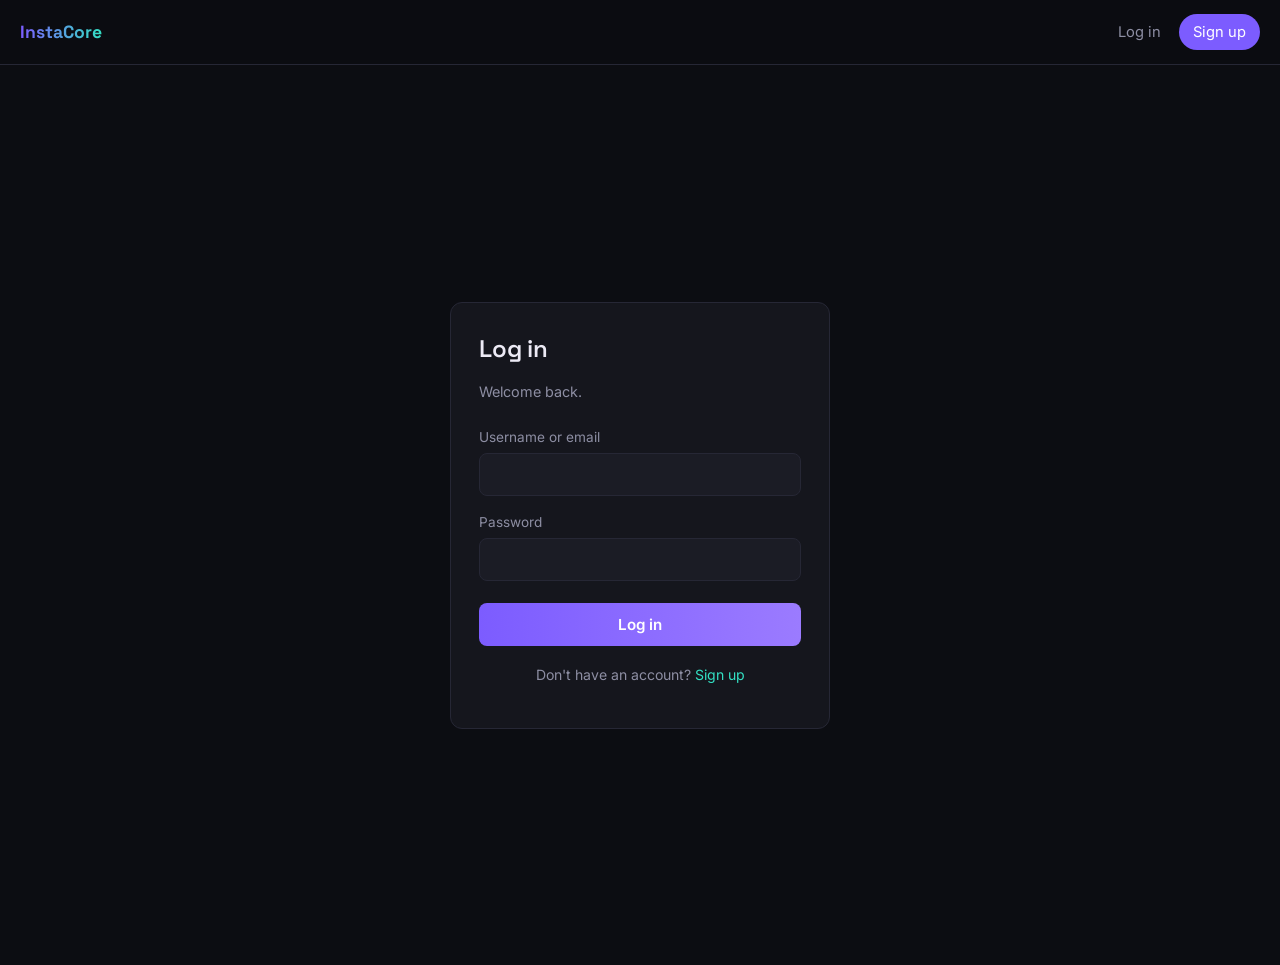
<file: index.html>
<!DOCTYPE html>
<html lang="en">
<head>
<meta charset="UTF-8" />
<meta name="viewport" content="width=device-width, initial-scale=1.0" />
<title>InstaCore</title>
<link rel="stylesheet" href="css/style.css" />
</head>
<body>
<div class="center-page">
  <p class="loading">Loading…</p>
</div>
<script src="js/config.js"></script>
<script src="js/api.js"></script>
<script>
  window.location.href = isLoggedIn() ? "feed.html" : "login.html";
</script>
</body>
</html>
</file>
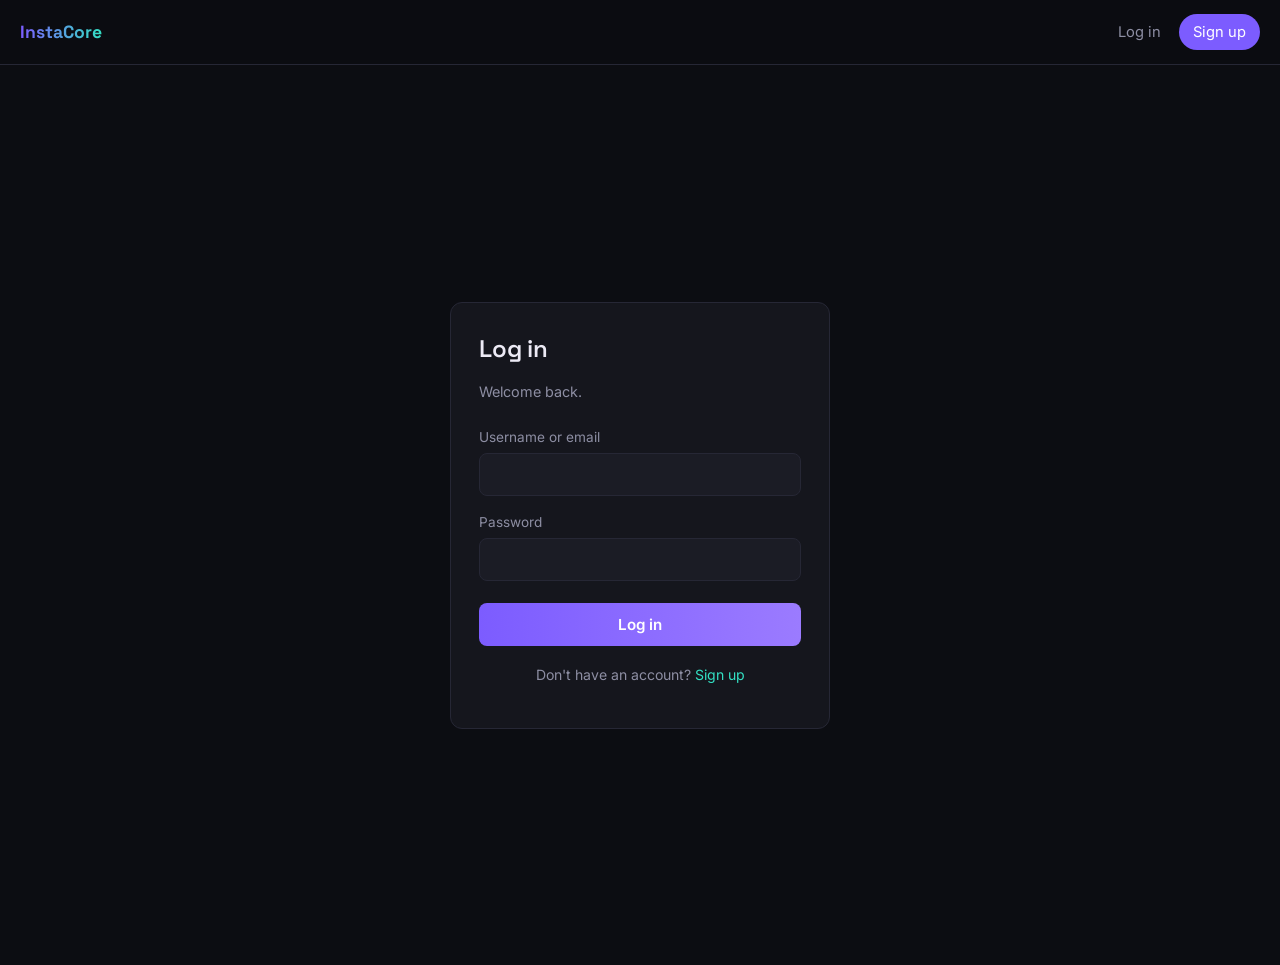
<file: create-post.html>
<!DOCTYPE html>
<html lang="en">
<head>
<meta charset="UTF-8" />
<meta name="viewport" content="width=device-width, initial-scale=1.0" />
<title>Create post — InstaCore</title>
<link rel="stylesheet" href="css/style.css" />
</head>
<body>
<div id="nav-placeholder"></div>

<div class="page" style="max-width: 480px;">
  <div class="card">
    <h2 class="form-title">Create a post</h2>
    <p class="form-subtitle">Paste a link to an image already hosted somewhere (Imgur, your own CDN, etc.) — direct file upload isn't supported yet.</p>

    <div class="error-banner" id="error-banner"></div>

    <form id="post-form">
      <label for="image_url">Image URL</label>
      <input type="url" id="image_url" placeholder="https://..." required />

      <img id="preview" style="display:none; width:100%; margin-top:12px; border-radius:8px; max-height:300px; object-fit:cover;" />

      <label for="caption">Caption</label>
      <textarea id="caption" maxlength="2200" required placeholder="Write a caption…"></textarea>

      <button type="submit" class="primary" id="submit-btn">Share post</button>
    </form>
  </div>
</div>

<script src="js/config.js"></script>
<script src="js/api.js"></script>
<script src="js/nav.js"></script>
<script>
  requireAuth();

  const imageInput = document.getElementById("image_url");
  const preview = document.getElementById("preview");
  imageInput.addEventListener("input", () => {
    if (imageInput.value.trim()) {
      preview.src = imageInput.value.trim();
      preview.style.display = "block";
    } else {
      preview.style.display = "none";
    }
  });
  preview.addEventListener("error", () => { preview.style.display = "none"; });

  const form = document.getElementById("post-form");
  const errorBanner = document.getElementById("error-banner");
  const submitBtn = document.getElementById("submit-btn");

  form.addEventListener("submit", async (e) => {
    e.preventDefault();
    errorBanner.classList.remove("visible");
    submitBtn.disabled = true;
    submitBtn.textContent = "Posting…";

    try {
      await apiRequest("/api/v1/posts/", {
        method: "POST",
        json: {
          image_url: imageInput.value.trim(),
          caption: document.getElementById("caption").value.trim(),
        },
      });
      window.location.href = "feed.html";
    } catch (err) {
      errorBanner.textContent = err.message;
      errorBanner.classList.add("visible");
      submitBtn.disabled = false;
      submitBtn.textContent = "Share post";
    }
  });
</script>
</body>
</html>
</file>
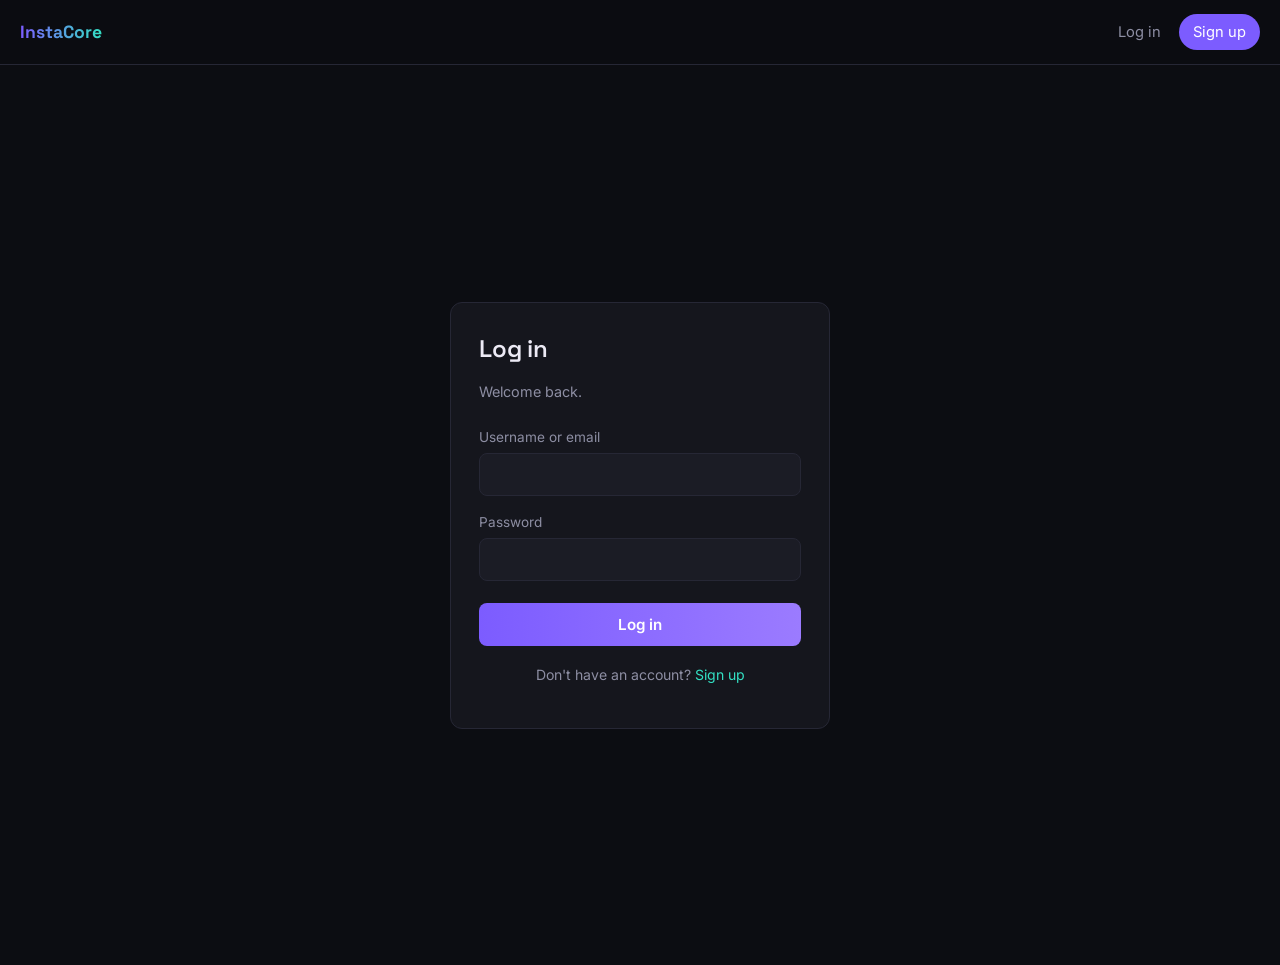
<file: feed.html>
<!DOCTYPE html>
<html lang="en">
<head>
<meta charset="UTF-8" />
<meta name="viewport" content="width=device-width, initial-scale=1.0" />
<title>Home — InstaCore</title>
<link rel="stylesheet" href="css/style.css" />
</head>
<body>
<div id="nav-placeholder"></div>

<div class="page">
  <div class="error-banner" id="error-banner"></div>
  <div id="feed-container">
    <p class="loading">Loading feed…</p>
  </div>
</div>

<script src="js/config.js"></script>
<script src="js/api.js"></script>
<script src="js/nav.js"></script>
<script src="js/feed.js"></script>
</body>
</html>
</file>
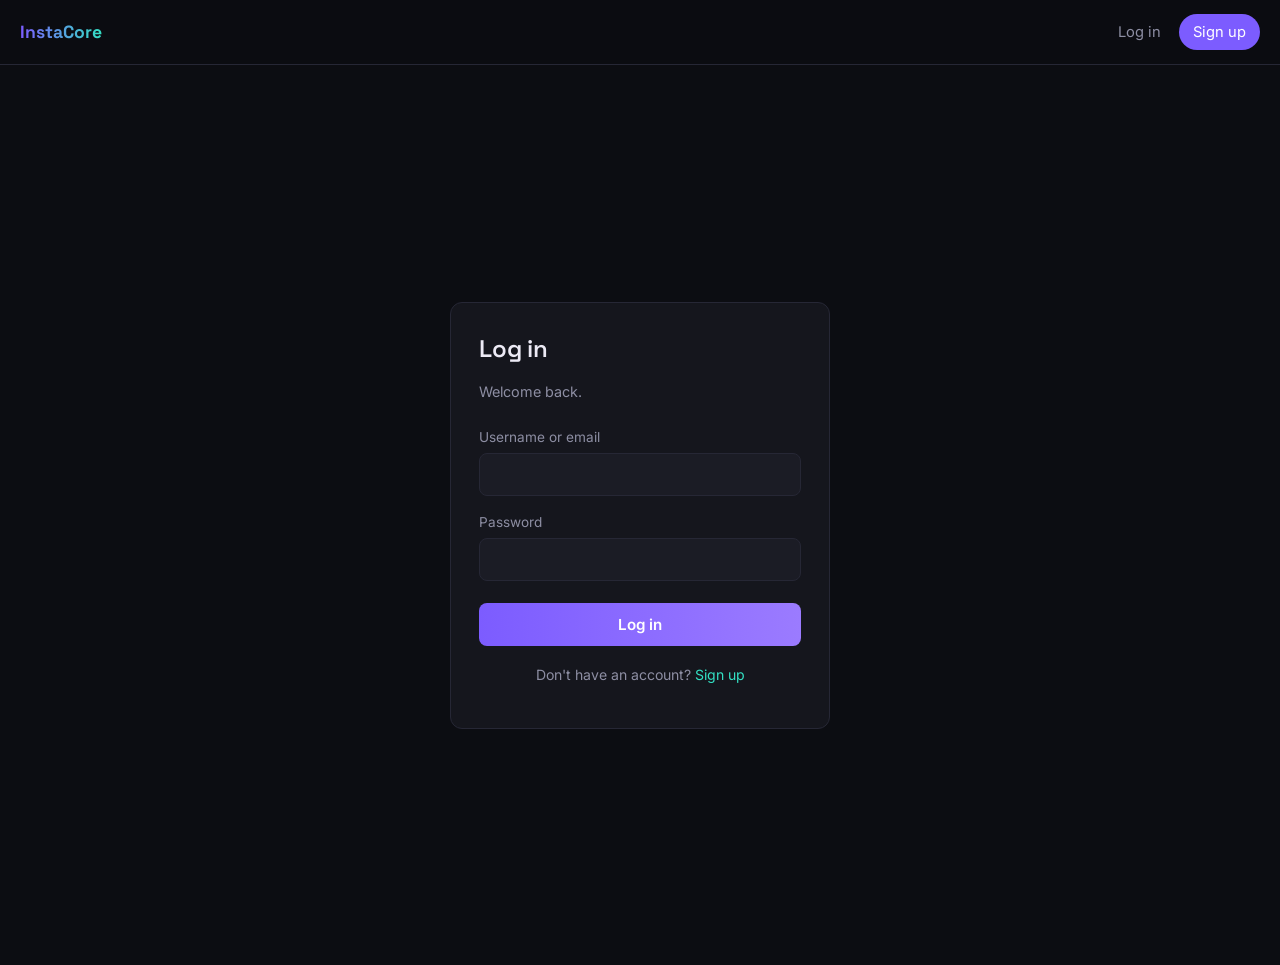
<file: login.html>
<!DOCTYPE html>
<html lang="en">
<head>
<meta charset="UTF-8" />
<meta name="viewport" content="width=device-width, initial-scale=1.0" />
<title>Log in — InstaCore</title>
<link rel="stylesheet" href="css/style.css" />
</head>
<body>
<div id="nav-placeholder"></div>

<div class="center-page">
  <div class="card" style="width: 100%; max-width: 380px;">
    <h2 class="form-title">Log in</h2>
    <p class="form-subtitle">Welcome back.</p>

    <div class="success-banner" id="success-banner"></div>
    <div class="error-banner" id="error-banner"></div>

    <form id="login-form">
      <label for="identifier">Username or email</label>
      <input type="text" id="identifier" required autocomplete="username" />

      <label for="password">Password</label>
      <input type="password" id="password" required autocomplete="current-password" />

      <button type="submit" class="primary" id="submit-btn">Log in</button>
    </form>

    <p class="form-footer">Don't have an account? <a href="register.html">Sign up</a></p>
  </div>
</div>

<script src="js/config.js"></script>
<script src="js/api.js"></script>
<script src="js/nav.js"></script>
<script>
  // If already logged in, skip straight to the feed.
  if (isLoggedIn()) window.location.href = "feed.html";

  const params = new URLSearchParams(window.location.search);
  if (params.get("registered") === "1") {
    const banner = document.getElementById("success-banner");
    banner.textContent = "Account created. Log in to continue.";
    banner.classList.add("visible");
  }

  const form = document.getElementById("login-form");
  const errorBanner = document.getElementById("error-banner");
  const submitBtn = document.getElementById("submit-btn");

  form.addEventListener("submit", async (e) => {
    e.preventDefault();
    errorBanner.classList.remove("visible");
    submitBtn.disabled = true;
    submitBtn.textContent = "Logging in…";

    const identifier = document.getElementById("identifier").value.trim();
    const password = document.getElementById("password").value;

    try {
      const data = await apiRequest("/api/v1/auth/login", {
        method: "POST",
        form: { username: identifier, password },
        auth: false,
      });
      setSession(data.access_token);
      window.location.href = "feed.html";
    } catch (err) {
      errorBanner.textContent = err.message;
      errorBanner.classList.add("visible");
      submitBtn.disabled = false;
      submitBtn.textContent = "Log in";
    }
  });
</script>
</body>
</html>
</file>
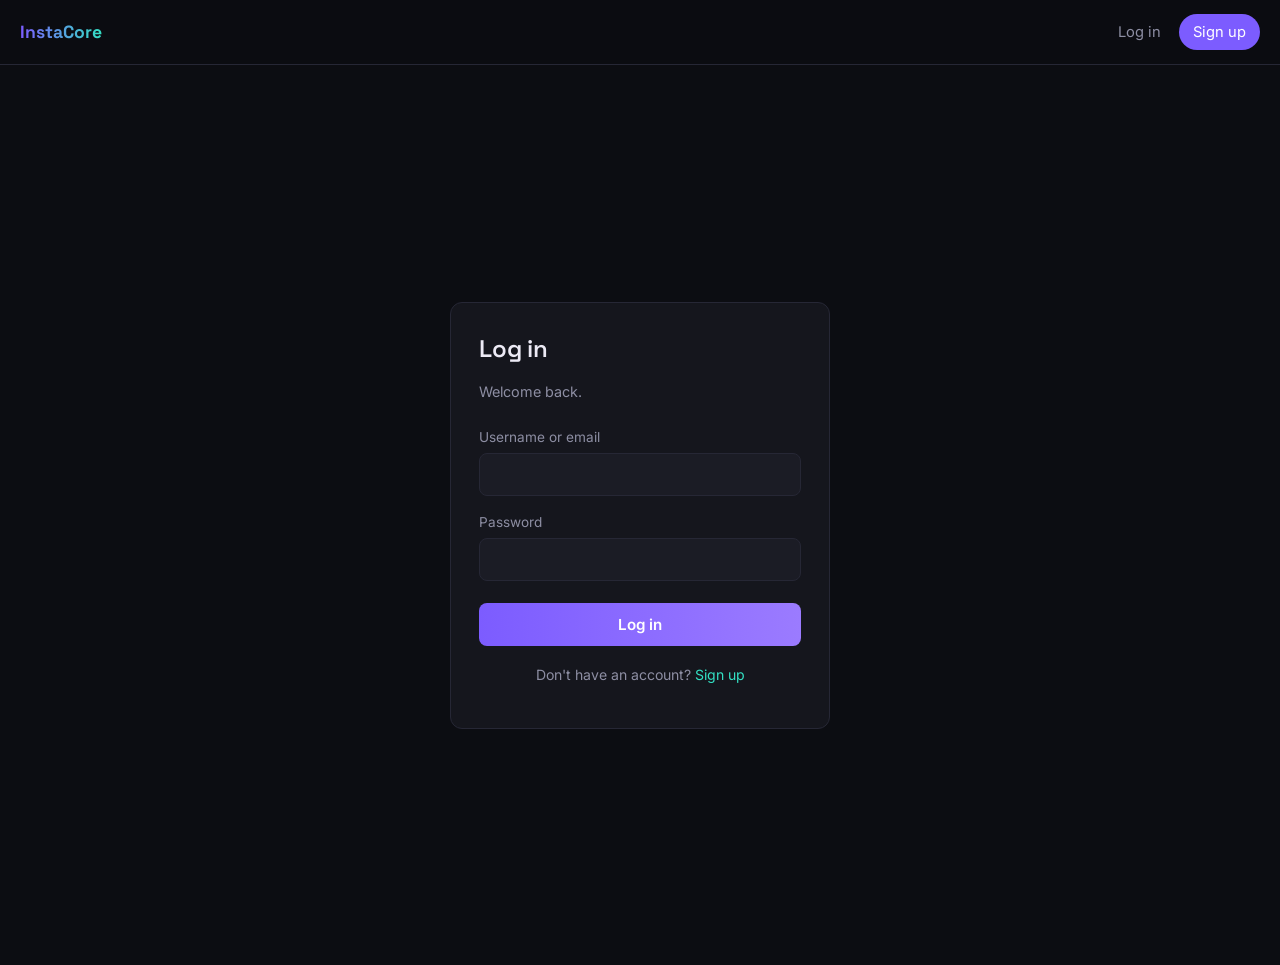
<file: profile.html>
<!DOCTYPE html>
<html lang="en">
<head>
<meta charset="UTF-8" />
<meta name="viewport" content="width=device-width, initial-scale=1.0" />
<title>Profile — InstaCore</title>
<link rel="stylesheet" href="css/style.css" />
</head>
<body>
<div id="nav-placeholder"></div>

<div class="page">
  <div class="error-banner" id="error-banner"></div>
  <div id="profile-container">
    <p class="loading">Loading profile…</p>
  </div>
</div>

<script src="js/config.js"></script>
<script src="js/api.js"></script>
<script src="js/nav.js"></script>
<script src="js/profile.js"></script>
</body>
</html>
</file>
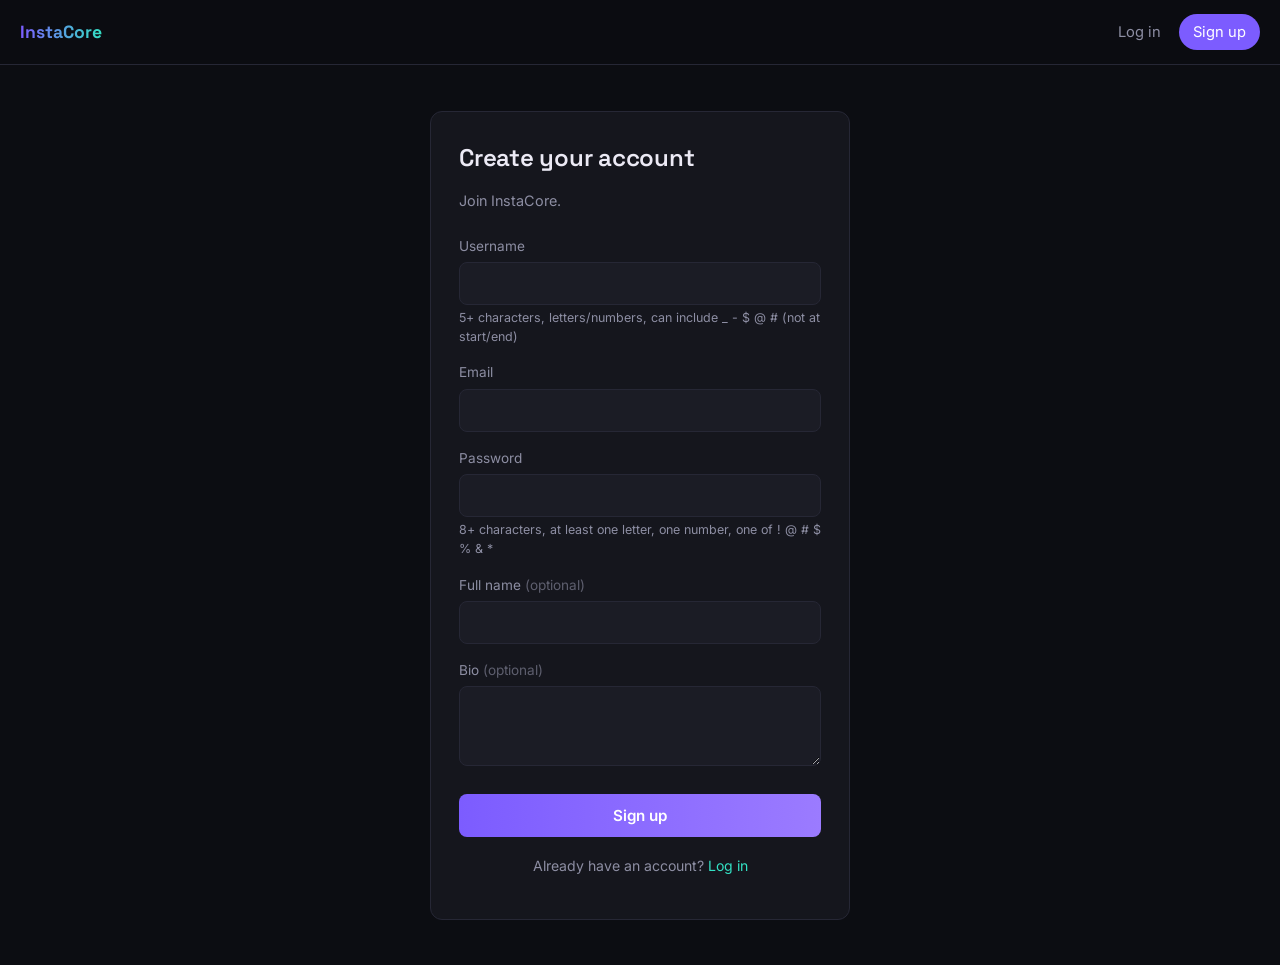
<file: register.html>
<!DOCTYPE html>
<html lang="en">
<head>
<meta charset="UTF-8" />
<meta name="viewport" content="width=device-width, initial-scale=1.0" />
<title>Sign up — InstaCore</title>
<link rel="stylesheet" href="css/style.css" />
</head>
<body>
<div id="nav-placeholder"></div>

<div class="center-page">
  <div class="card" style="width: 100%; max-width: 420px;">
    <h2 class="form-title">Create your account</h2>
    <p class="form-subtitle">Join InstaCore.</p>

    <div class="error-banner" id="error-banner"></div>

    <form id="register-form">
      <label for="username">Username</label>
      <input type="text" id="username" required autocomplete="username" />
      <p class="hint">5+ characters, letters/numbers, can include _ - $ @ # (not at start/end)</p>

      <label for="email">Email</label>
      <input type="email" id="email" required autocomplete="email" />

      <label for="password">Password</label>
      <input type="password" id="password" required autocomplete="new-password" />
      <p class="hint">8+ characters, at least one letter, one number, one of ! @ # $ % & *</p>

      <label for="full_name">Full name <span style="opacity:.6">(optional)</span></label>
      <input type="text" id="full_name" autocomplete="name" />

      <label for="bio">Bio <span style="opacity:.6">(optional)</span></label>
      <textarea id="bio" maxlength="150"></textarea>

      <button type="submit" class="primary" id="submit-btn">Sign up</button>
    </form>

    <p class="form-footer">Already have an account? <a href="login.html">Log in</a></p>
  </div>
</div>

<script src="js/config.js"></script>
<script src="js/api.js"></script>
<script src="js/nav.js"></script>
<script>
  if (isLoggedIn()) window.location.href = "feed.html";

  const form = document.getElementById("register-form");
  const errorBanner = document.getElementById("error-banner");
  const submitBtn = document.getElementById("submit-btn");

  form.addEventListener("submit", async (e) => {
    e.preventDefault();
    errorBanner.classList.remove("visible");
    submitBtn.disabled = true;
    submitBtn.textContent = "Creating account…";

    const payload = {
      username: document.getElementById("username").value.trim(),
      email: document.getElementById("email").value.trim(),
      password: document.getElementById("password").value,
    };
    const fullName = document.getElementById("full_name").value.trim();
    const bio = document.getElementById("bio").value.trim();
    if (fullName) payload.full_name = fullName;
    if (bio) payload.bio = bio;

    try {
      await apiRequest("/api/v1/auth/registration", {
        method: "POST",
        json: payload,
        auth: false,
      });
      window.location.href = "login.html?registered=1";
    } catch (err) {
      errorBanner.textContent = err.message;
      errorBanner.classList.add("visible");
      submitBtn.disabled = false;
      submitBtn.textContent = "Sign up";
    }
  });
</script>
</body>
</html>
</file>
<file: css/style.css>
@import url("https://fonts.googleapis.com/css2?family=Space+Grotesk:wght@500;600;700&family=Inter:wght@400;500;600&display=swap");

:root {
  --bg: #0c0d12;
  --bg-raised: #15161d;
  --bg-input: #1b1c25;
  --border: #262735;
  --text: #eceaf5;
  --text-muted: #8d8ea3;
  --accent: #7c5cff;
  --accent-2: #33e0c3;
  --danger: #ff5c7a;
  --radius: 12px;
  --max-width: 640px;
}

* {
  box-sizing: border-box;
}

body {
  margin: 0;
  background: var(--bg);
  color: var(--text);
  font-family: "Inter", system-ui, sans-serif;
  line-height: 1.5;
  min-height: 100vh;
}

h1, h2, h3 {
  font-family: "Space Grotesk", "Inter", sans-serif;
  font-weight: 600;
  letter-spacing: -0.01em;
  margin: 0 0 0.5em;
}

a {
  color: inherit;
  text-decoration: none;
}

/* ---- layout ---- */

.page {
  max-width: var(--max-width);
  margin: 0 auto;
  padding: 24px 16px 80px;
}

.center-page {
  min-height: 100vh;
  display: flex;
  align-items: center;
  justify-content: center;
  padding: 24px;
}

/* ---- navbar ---- */

.navbar {
  position: sticky;
  top: 0;
  z-index: 10;
  display: flex;
  align-items: center;
  justify-content: space-between;
  padding: 14px 20px;
  background: rgba(12, 13, 18, 0.9);
  backdrop-filter: blur(8px);
  border-bottom: 1px solid var(--border);
}

.brand {
  font-family: "Space Grotesk", sans-serif;
  font-weight: 700;
  font-size: 1.1rem;
  background: linear-gradient(90deg, var(--accent), var(--accent-2));
  -webkit-background-clip: text;
  background-clip: text;
  color: transparent;
}

.nav-links {
  display: flex;
  align-items: center;
  gap: 18px;
  font-size: 0.92rem;
  color: var(--text-muted);
}

.nav-links a:hover {
  color: var(--text);
}

.nav-cta {
  padding: 7px 14px;
  border-radius: 999px;
  background: var(--accent);
  color: #fff !important;
}

.nav-logout {
  background: none;
  border: 1px solid var(--border);
  color: var(--text-muted);
  padding: 6px 12px;
  border-radius: 999px;
  cursor: pointer;
  font-size: 0.85rem;
  font-family: inherit;
}

.nav-logout:hover {
  color: var(--danger);
  border-color: var(--danger);
}

/* ---- cards / forms ---- */

.card {
  background: var(--bg-raised);
  border: 1px solid var(--border);
  border-radius: var(--radius);
  padding: 28px;
}

.form-title {
  margin-bottom: 4px;
}

.form-subtitle {
  color: var(--text-muted);
  font-size: 0.9rem;
  margin-bottom: 24px;
}

label {
  display: block;
  font-size: 0.85rem;
  color: var(--text-muted);
  margin: 16px 0 6px;
}

input,
textarea {
  width: 100%;
  padding: 11px 13px;
  background: var(--bg-input);
  border: 1px solid var(--border);
  border-radius: 8px;
  color: var(--text);
  font-family: inherit;
  font-size: 0.95rem;
}

input:focus,
textarea:focus {
  outline: none;
  border-color: var(--accent);
  box-shadow: 0 0 0 3px rgba(124, 92, 255, 0.2);
}

textarea {
  resize: vertical;
  min-height: 80px;
}

.hint {
  color: var(--text-muted);
  font-size: 0.78rem;
  margin-top: 4px;
}

button.primary {
  width: 100%;
  margin-top: 22px;
  padding: 12px;
  background: linear-gradient(90deg, var(--accent), #9b7bff);
  border: none;
  border-radius: 8px;
  color: #fff;
  font-family: inherit;
  font-weight: 600;
  font-size: 0.95rem;
  cursor: pointer;
}

button.primary:hover {
  filter: brightness(1.08);
}

button.primary:disabled {
  opacity: 0.6;
  cursor: not-allowed;
}

.form-footer {
  margin-top: 18px;
  font-size: 0.88rem;
  color: var(--text-muted);
  text-align: center;
}

.form-footer a {
  color: var(--accent-2);
}

.error-banner {
  display: none;
  background: rgba(255, 92, 122, 0.12);
  border: 1px solid rgba(255, 92, 122, 0.4);
  color: var(--danger);
  padding: 10px 13px;
  border-radius: 8px;
  font-size: 0.86rem;
  margin-top: 16px;
}

.error-banner.visible {
  display: block;
}

.success-banner {
  display: none;
  background: rgba(51, 224, 195, 0.1);
  border: 1px solid rgba(51, 224, 195, 0.4);
  color: var(--accent-2);
  padding: 10px 13px;
  border-radius: 8px;
  font-size: 0.86rem;
  margin-bottom: 16px;
}

.success-banner.visible {
  display: block;
}

/* ---- feed / posts ---- */

.post-card {
  background: var(--bg-raised);
  border: 1px solid var(--border);
  border-radius: var(--radius);
  margin-bottom: 20px;
  overflow: hidden;
  transition: border-color 0.15s ease;
}

.post-card:hover {
  border-color: rgba(124, 92, 255, 0.4);
}

.post-header {
  display: flex;
  align-items: center;
  gap: 10px;
  padding: 14px 16px;
}

.post-avatar {
  width: 34px;
  height: 34px;
  border-radius: 50%;
  background: linear-gradient(135deg, var(--accent), var(--accent-2));
  display: flex;
  align-items: center;
  justify-content: center;
  font-weight: 600;
  font-size: 0.85rem;
  color: #0c0d12;
  flex-shrink: 0;
}

.post-username {
  font-weight: 600;
  font-size: 0.9rem;
}

.post-time {
  color: var(--text-muted);
  font-size: 0.78rem;
}

.post-image {
  width: 100%;
  max-height: 480px;
  object-fit: cover;
  background: #000;
  display: block;
}

.post-body {
  padding: 14px 16px 16px;
}

.post-caption {
  font-size: 0.92rem;
  margin-bottom: 10px;
  white-space: pre-wrap;
}

.post-actions {
  display: flex;
  align-items: center;
  gap: 16px;
}

.like-btn {
  background: none;
  border: 1px solid var(--border);
  color: var(--text-muted);
  padding: 6px 13px;
  border-radius: 999px;
  cursor: pointer;
  font-family: inherit;
  font-size: 0.85rem;
  display: flex;
  align-items: center;
  gap: 6px;
}

.like-btn.liked {
  color: var(--danger);
  border-color: var(--danger);
}

.comment-count {
  color: var(--text-muted);
  font-size: 0.85rem;
}

.empty-state {
  text-align: center;
  padding: 60px 20px;
  color: var(--text-muted);
}

.loading {
  text-align: center;
  padding: 40px;
  color: var(--text-muted);
}

/* ---- profile ---- */

.profile-header {
  display: flex;
  gap: 20px;
  align-items: center;
  margin-bottom: 24px;
}

.profile-avatar {
  width: 84px;
  height: 84px;
  border-radius: 50%;
  background: linear-gradient(135deg, var(--accent), var(--accent-2));
  display: flex;
  align-items: center;
  justify-content: center;
  font-size: 1.8rem;
  font-weight: 700;
  color: #0c0d12;
  flex-shrink: 0;
  object-fit: cover;
}

.profile-username {
  font-size: 1.2rem;
}

.profile-fullname {
  color: var(--text-muted);
  font-size: 0.9rem;
}

.profile-bio {
  margin-top: 8px;
  font-size: 0.9rem;
}

.profile-stats {
  display: flex;
  gap: 22px;
  margin-top: 12px;
  font-size: 0.88rem;
}

.profile-stats b {
  color: var(--text);
}

.profile-stats span {
  color: var(--text-muted);
}

.follow-btn {
  margin-top: 14px;
  padding: 8px 20px;
  border-radius: 999px;
  border: none;
  background: var(--accent);
  color: #fff;
  font-family: inherit;
  font-weight: 600;
  font-size: 0.85rem;
  cursor: pointer;
}

.follow-btn.following {
  background: var(--bg-input);
  color: var(--text);
  border: 1px solid var(--border);
}

.post-grid {
  display: grid;
  grid-template-columns: repeat(3, 1fr);
  gap: 4px;
  margin-top: 20px;
}

.post-grid-item {
  aspect-ratio: 1 / 1;
  overflow: hidden;
  background: var(--bg-raised);
  border-radius: 4px;
}

.post-grid-item img {
  width: 100%;
  height: 100%;
  object-fit: cover;
}

@media (max-width: 480px) {
  .nav-links {
    gap: 12px;
    font-size: 0.85rem;
  }
}
</file>
